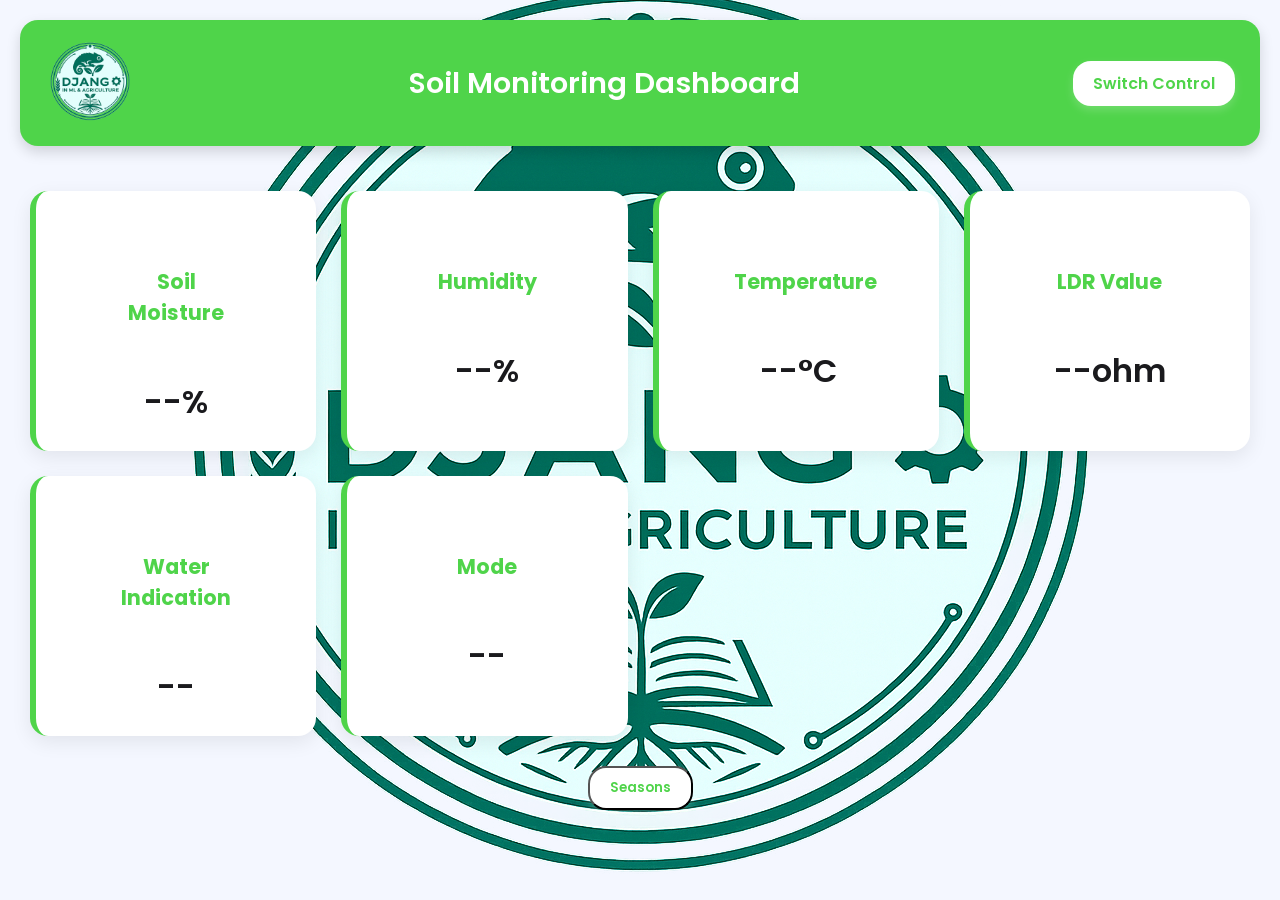
<file: soil-monitoring-app/frontend/index.html>
<!DOCTYPE html>
<html lang="en">
<head>
    <meta charset="UTF-8">
    <title>Soil Monitoring Dashboard</title>
    <link rel="stylesheet" href="./style.css">
</head>
<body class="back">

<header>
    <img src="./images/logo.png" class="logo">
    <h1>Soil Monitoring Dashboard</h1>
    <a href="manual_auto.html" class="btn">Switch Control</a>
</header>

<div class="container">
    <div class="card">
        <h2>Soil Moisture</h2>
        <p id="moistureValue">--%</p>
    </div>
    <div class="card">
        <h2>Humidity</h2>
        <p id="humidityValue">--%</p>
    </div>
    <div class="card">
        <h2>Temperature</h2>
        <p id="temperatureValue">--°C</p>
    </div>
    <div class="card">
        <h2>LDR Value</h2>
        <p id="ldrValue">--ohm</p>
    </div>
    <div class="card">
        <h2>Water Indication</h2>
        <p id="waterStatus">--</p>
    </div>
    <div class="card">
        <h2>Mode</h2>
        <p id="modeStatus">--</p>
    </div>
</div>

<div style="text-align:center; margin-top: 20px;">
    <button class="btn" onclick="toggleSeasons()">Seasons</button>
</div>

<div id="seasonsContainer" class="container" style="display: none; margin-top: 30px;">
    <div>
        <div class="resize">
            <h2>Winter</h2>
            <a href="./seasons/winter.html"><img src="./images/winter.jpg"></a>
        </div>
        <div class="resize">
            <h2>Summer</h2>
            <a href="./seasons/Summer.html"><img src="./images/summer.jpg"></a>
        </div>
        <div class="resize">
            <h2>Rainy</h2>
            <a href="./seasons/Rainy.html"><img src="./images/rainy.jpg"></a>
        </div>
        <div class="resize">
            <h2>Autumn</h2>
            <a href="./seasons/Autumn.html"><img src="./images/autumn.jpg"></a>
        </div>
    </div>
</div>

<script>
function toggleSeasons() {
    const sec = document.getElementById("seasonsContainer");
    sec.style.display = sec.style.display === "none" ? "flex" : "none";
}
</script>

<script src="js/main.js"></script>
</body>
</html>
</file>
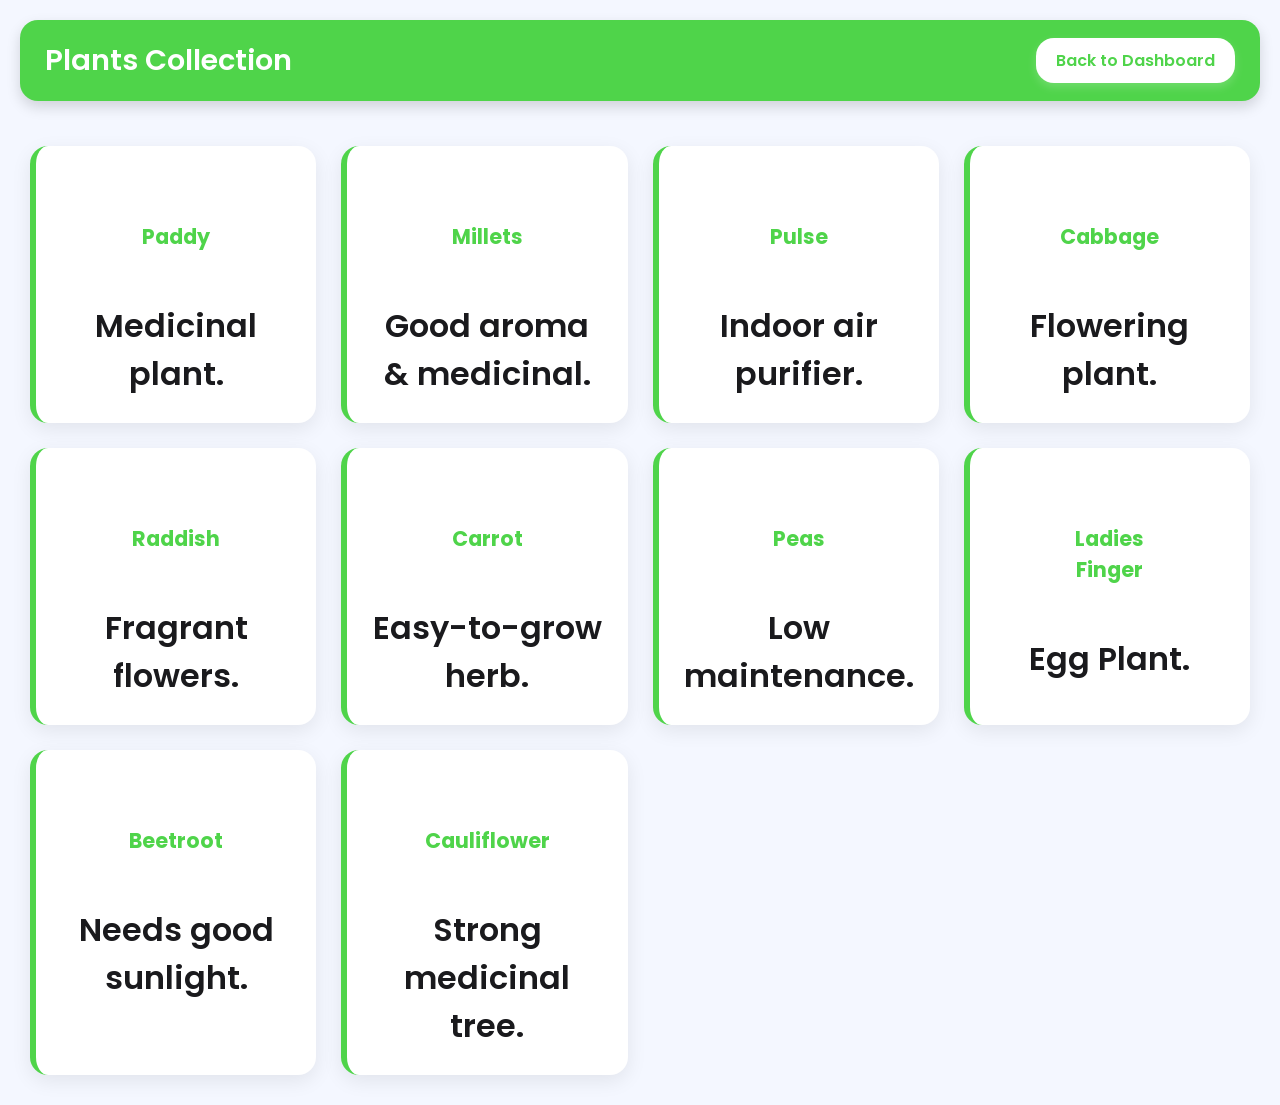
<file: soil-monitoring-app/frontend/seasons/Autumn.html>
<!DOCTYPE html>
<html lang="en">
<head>
    <meta charset="UTF-8">
    <title>Plants List</title>
    <link rel="stylesheet" href="../style.css">
</head>
<body>

    <header>
        <h1>Plants Collection</h1>
        <a href="../index.html" class="btn">Back to Dashboard</a>
    </header>

    <div class="container">

        <!-- 15 Plant Cards -->
        <div class="card"><h2>Paddy</h2><p>Medicinal plant.</p></div>
        <div class="card"><h2>Millets</h2><p>Good aroma & medicinal.</p></div>
        <div class="card"><h2>Pulse</h2><p>Indoor air purifier.</p></div>
        <div class="card"><h2>Cabbage</h2><p>Flowering plant.</p></div>
        <div class="card"><h2>Raddish</h2><p>Fragrant flowers.</p></div>
        <div class="card"><h2>Carrot</h2><p>Easy-to-grow herb.</p></div>
        <div class="card"><h2>Peas</h2><p>Low maintenance.</p></div>
        <div class="card"><h2>Ladies Finger</h2><p>Egg Plant.</p></div>
        <div class="card"><h2>Beetroot</h2><p>Needs good sunlight.</p></div>
        <div class="card"><h2>Cauliflower</h2><p>Strong medicinal tree.</p></div>
        
    </div>

</body>
</html>
</file>
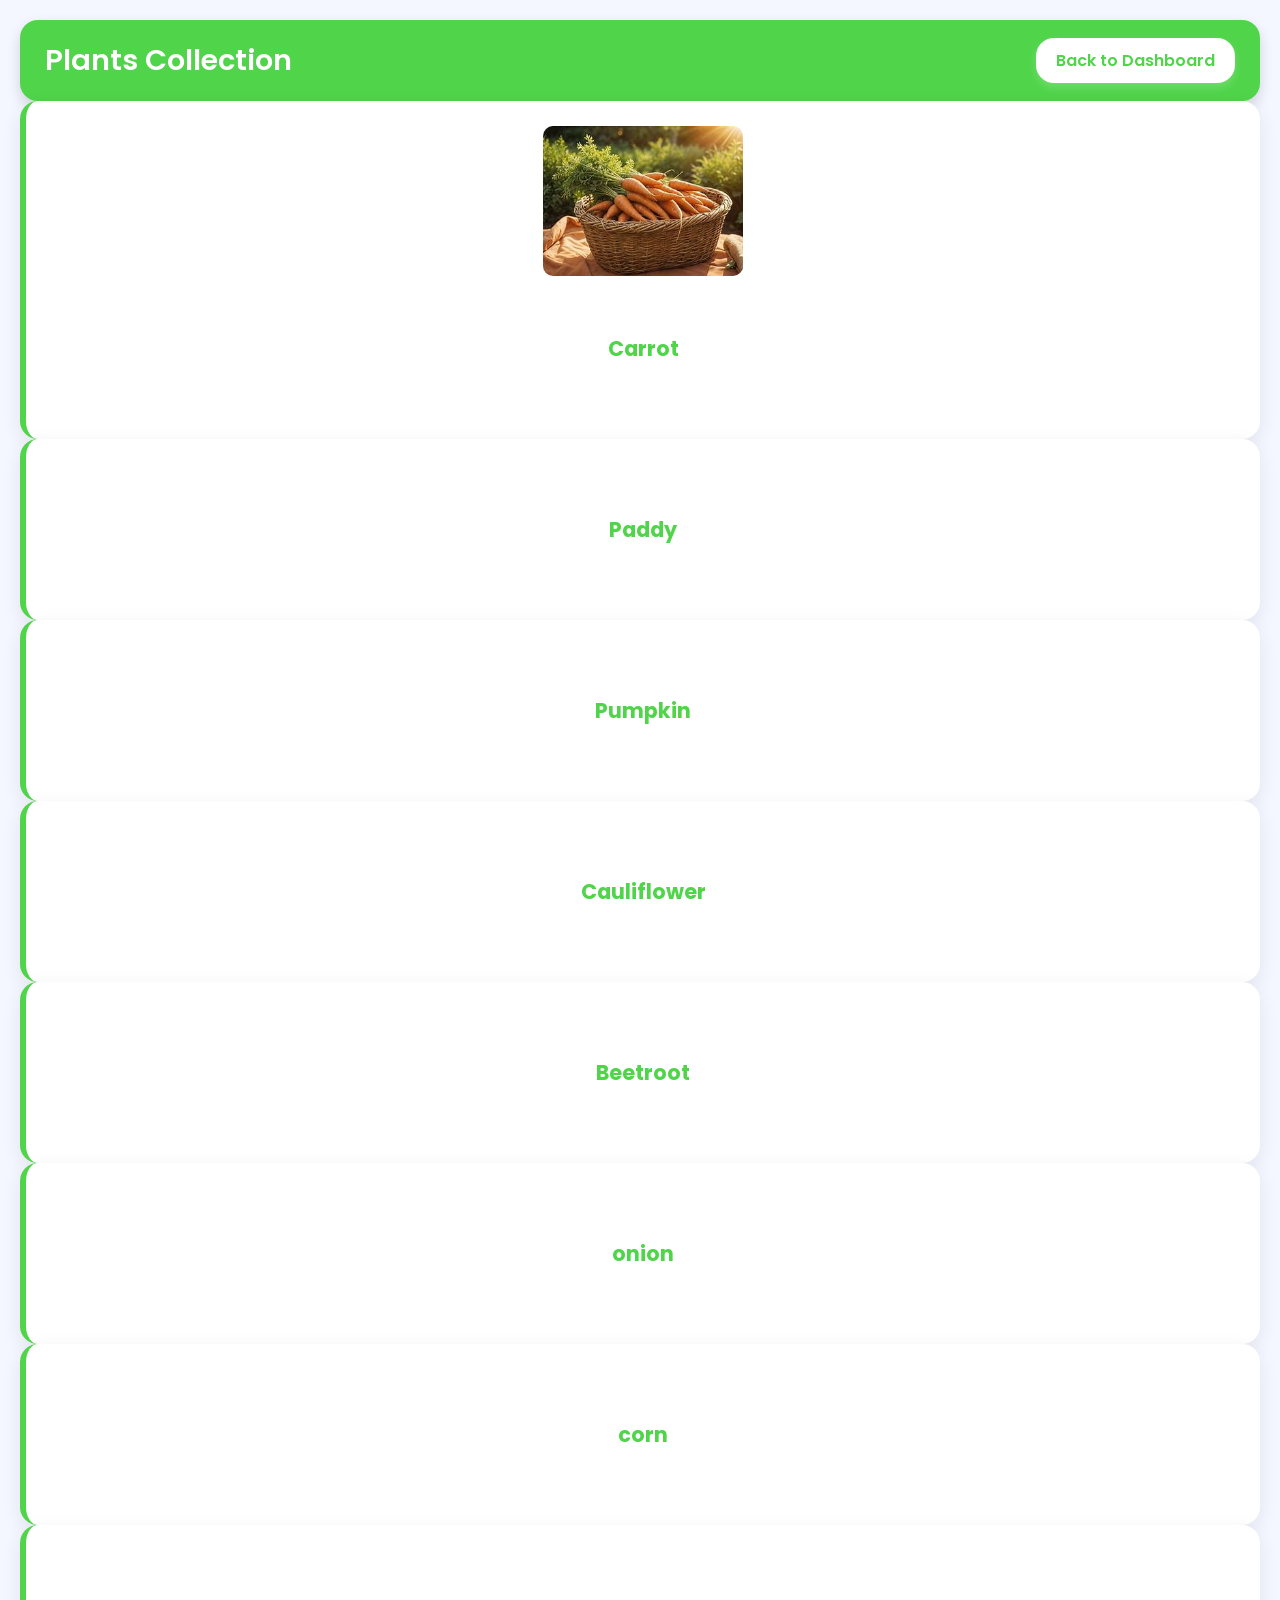
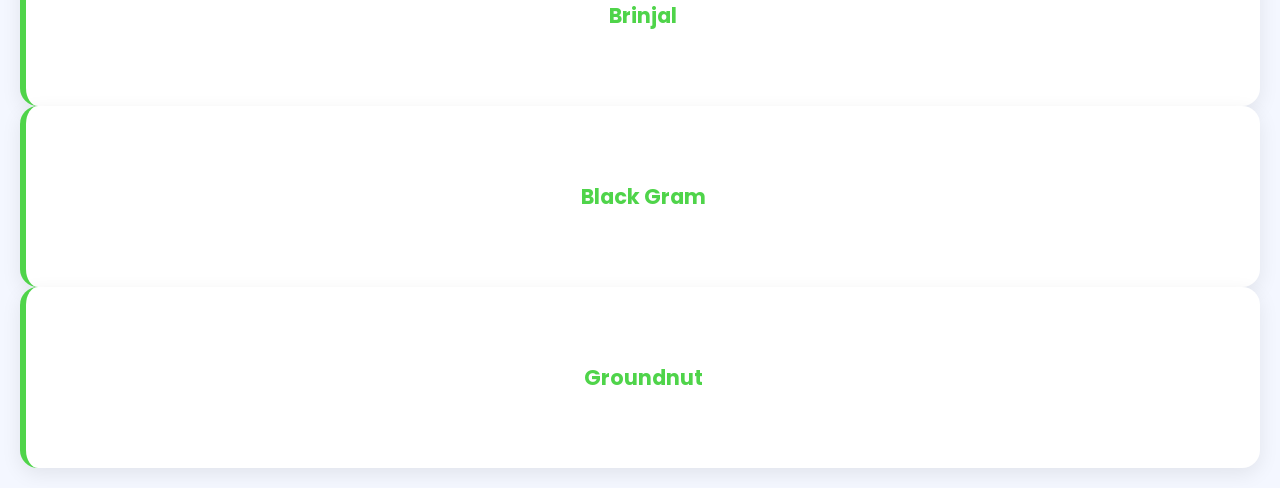
<file: soil-monitoring-app/frontend/seasons/plant.html>
<!DOCTYPE html>
<html lang="en">
<head>
    <meta charset="UTF-8">
    <title>Plants List</title>
    <link rel="stylesheet" href="../style.css">
</head>
<body>

    <header>
        <h1>Plants Collection</h1>
        <a href="../index.html" class="btn">Back to Dashboard</a>
    </header>

    <div class="Plantgrid">

        <!-- 15 Plant Cards -->
        <div class="card">
            <img src="../images/carrot.jpg">
            <h2>Carrot</h2></div>
        <div class="card"><h2>Paddy</h2></div>
        <div class="card"><h2>Pumpkin</h2></div>
        <div class="card"><h2>Cauliflower</h2></div>
        <div class="card"><h2>Beetroot</h2></div>
        <div class="card"><h2>onion</h2></div>
        <div class="card"><h2>corn</h2></div>
        <div class="card"><h2>Brinjal</h2></div>
        <div class="card"><h2>Black Gram</h2></div>
        <div class="card"><h2>Groundnut</h2></div>
        
    </div>

</body>
</html>
</file>
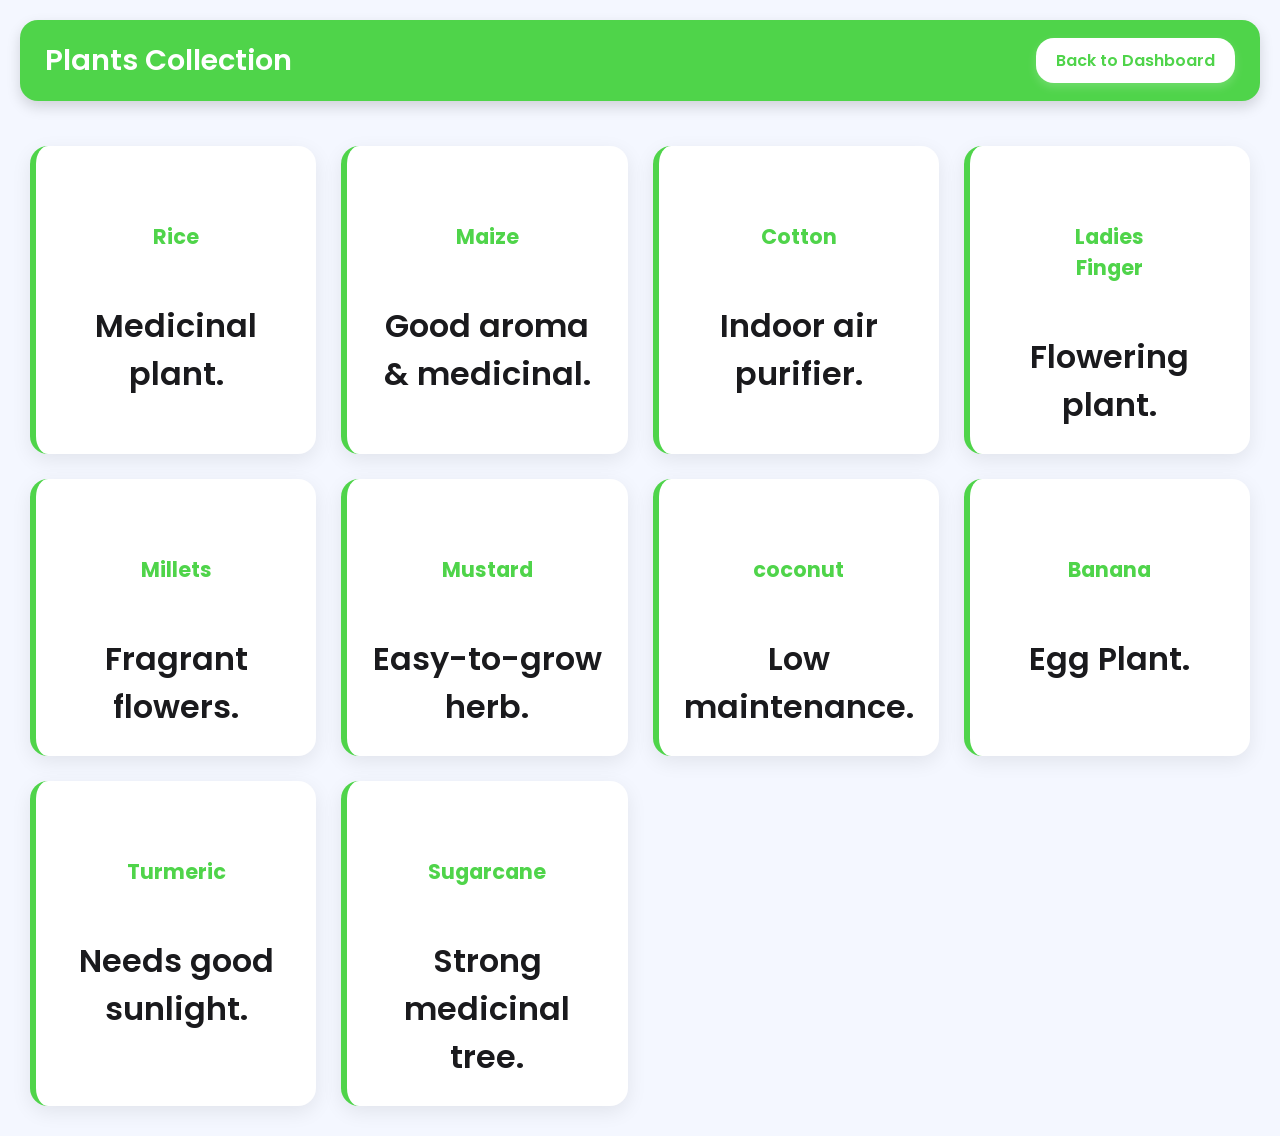
<file: soil-monitoring-app/frontend/seasons/Rainy.html>
<!DOCTYPE html>
<html lang="en">
<head>
    <meta charset="UTF-8">
    <title>Plants List</title>
    <link rel="stylesheet" href="../style.css">
</head>
<body>

    <header>
        <h1>Plants Collection</h1>
        <a href="../index.html" class="btn">Back to Dashboard</a>
    </header>

    <div class="container">

        <!-- 15 Plant Cards -->
        <div class="card"><h2>Rice</h2><p>Medicinal plant.</p></div>
        <div class="card"><h2>Maize</h2><p>Good aroma & medicinal.</p></div>
        <div class="card"><h2>Cotton</h2><p>Indoor air purifier.</p></div>
        <div class="card"><h2>Ladies Finger</h2><p>Flowering plant.</p></div>
        <div class="card"><h2>Millets</h2><p>Fragrant flowers.</p></div>
        <div class="card"><h2>Mustard</h2><p>Easy-to-grow herb.</p></div>
        <div class="card"><h2>coconut</h2><p>Low maintenance.</p></div>
        <div class="card"><h2>Banana</h2><p>Egg Plant.</p></div>
        <div class="card"><h2>Turmeric</h2><p>Needs good sunlight.</p></div>
        <div class="card"><h2>Sugarcane</h2><p>Strong medicinal tree.</p></div>
        
    </div>

</body>
</html>
</file>
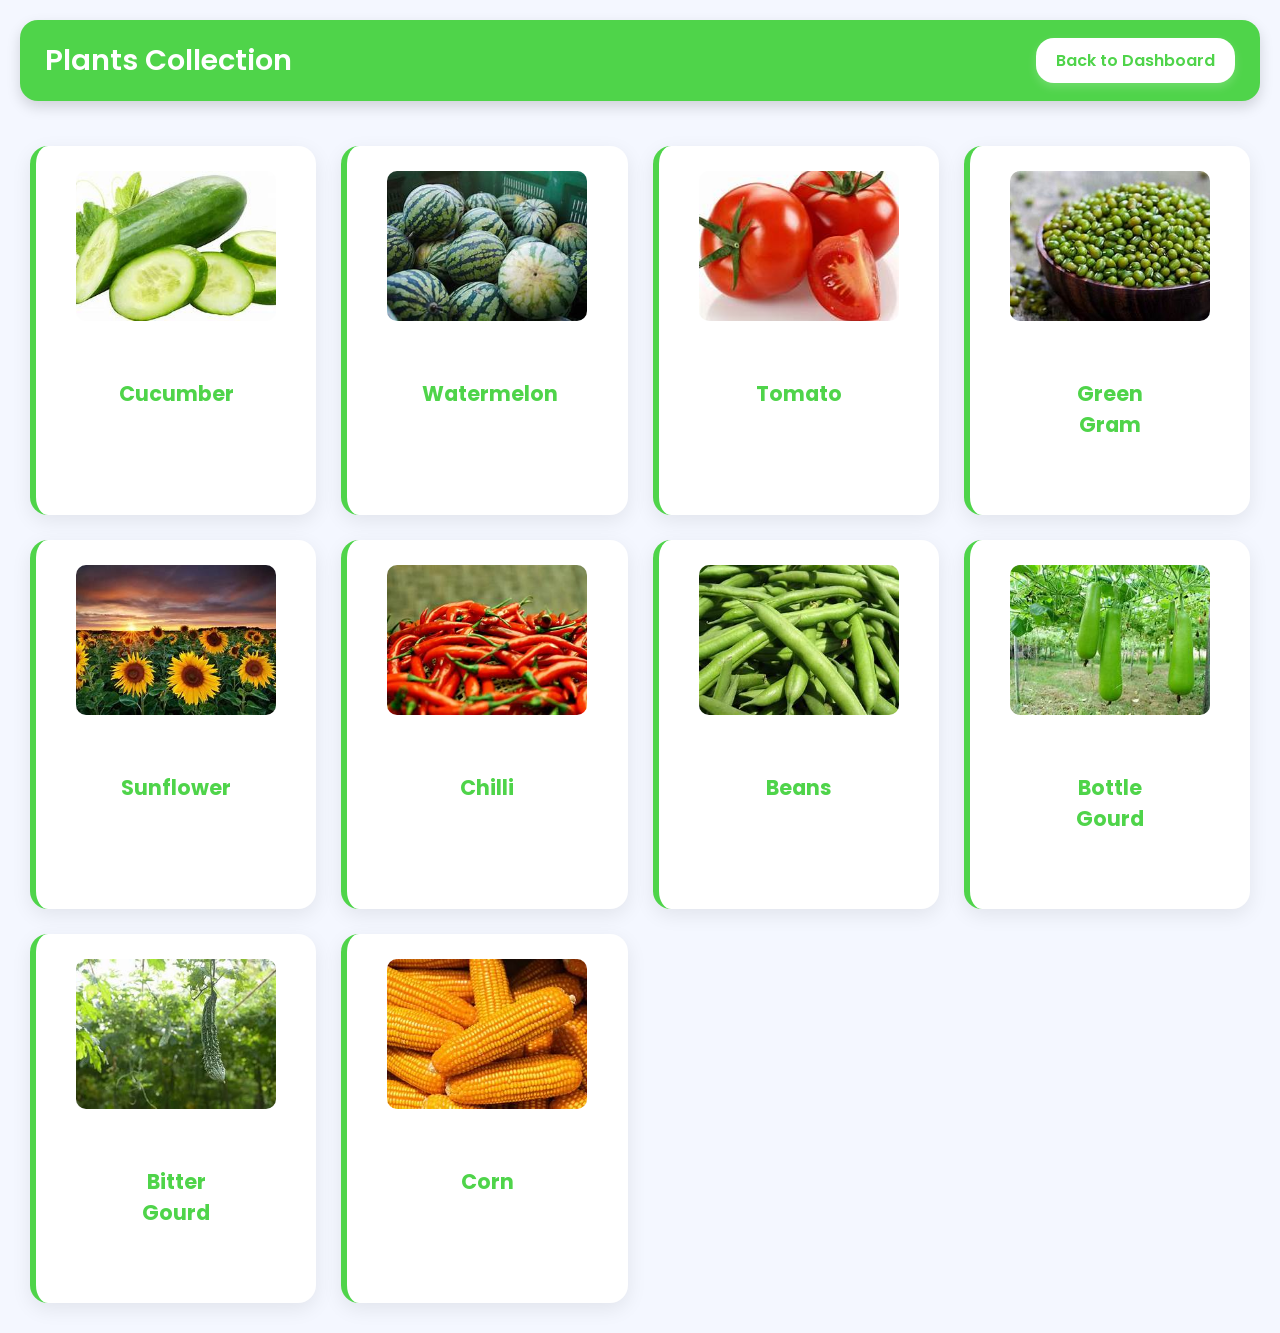
<file: soil-monitoring-app/frontend/seasons/Summer.html>
<!DOCTYPE html>
<html lang="en">
<head>
    <meta charset="UTF-8">
    <title>Plants List</title>
    <link rel="stylesheet" href="../style.css">
</head>
<body>

    <header>
        <h1>Plants Collection</h1>
        <a href="../index.html" class="btn">Back to Dashboard</a>
    </header>

    <div class="container">

        <!-- 10 Plant Cards (Updated to show GOOD CONDITION info) -->
        <div class="card" 
            onclick="openPopup('Cucumber', conditionText)">
            <img src="../images/cucumber.jpg">
            <h2>Cucumber</h2>
        </div>

        <div class="card" 
            onclick="openPopup('Watermelon', conditionText)">
            <img src="../images/watermelon.jpg">
            <h2>Watermelon</h2>
        </div>

        <div class="card" 
            onclick="openPopup('Tomato', conditionText)">
            <img src="../images/tomato3.jpg">
            <h2>Tomato</h2>
        </div>

        <div class="card" 
            onclick="openPopup('Green Gram', conditionText)">
            <img src="../images/greengram.jpg">
            <h2>Green Gram</h2>
        </div>

        <div class="card" 
            onclick="openPopup('Sunflower', conditionText)">
            <img src="../images/sunflower.jpg">
            <h2>Sunflower</h2>
        </div>

        <div class="card" 
            onclick="openPopup('Chilli', conditionText)">
            <img src="../images/chilli.jpg">
            <h2>Chilli</h2>
        </div>

        <div class="card" 
            onclick="openPopup('Beans', conditionText)">
            <img src="../images/beans.jpg">
            <h2>Beans</h2>
        </div>

        <div class="card" 
            onclick="openPopup('Bottle Gourd', conditionText)">
            <img src="../images/bottleguard.jpg">
            <h2>Bottle Gourd</h2>
        </div>

        <div class="card" 
            onclick="openPopup('Bitter Gourd', conditionText)">
            <img src="../images/bitterguard.jpg">
            <h2>Bitter Gourd</h2>
        </div>

        <div class="card" 
            onclick="openPopup('Corn', conditionText)">
            <img src="../images/corn.jpg">
            <h2>Corn</h2>
        </div>
        
    </div>

    <!-- Popup Window -->
    <div id="popupOverlay" class="popup-overlay">
        <div class="popup-box">
            <h2 id="popupTitle"></h2>
            <p id="popupDescription"></p>

            <button class="close-btn" onclick="closePopup()">Close</button>
        </div>
    </div>

<script>

    // Good range info for every plant (reused for all)
    const conditionText = 
    "🌿 <b>Ideal Growing Conditions:</b><br><br>" +
    "<b>Humidity:</b> 40% – 60%<br>" +
    "<b>Temperature:</b> 18°C – 30°C<br>" +
    "<b>Soil Moisture:</b> 500 – 800 (sensor value)<br>" +
    "<b>LDR (Light):</b> 200 – 600 (good light)<br>";

    function openPopup(title, description) {
        document.getElementById("popupTitle").innerHTML = title;
        document.getElementById("popupDescription").innerHTML = description;
        document.getElementById("popupOverlay").style.display = "flex";
    }

    function closePopup() {
        document.getElementById("popupOverlay").style.display = "none";
    }

</script>

</body>
</html>
</file>
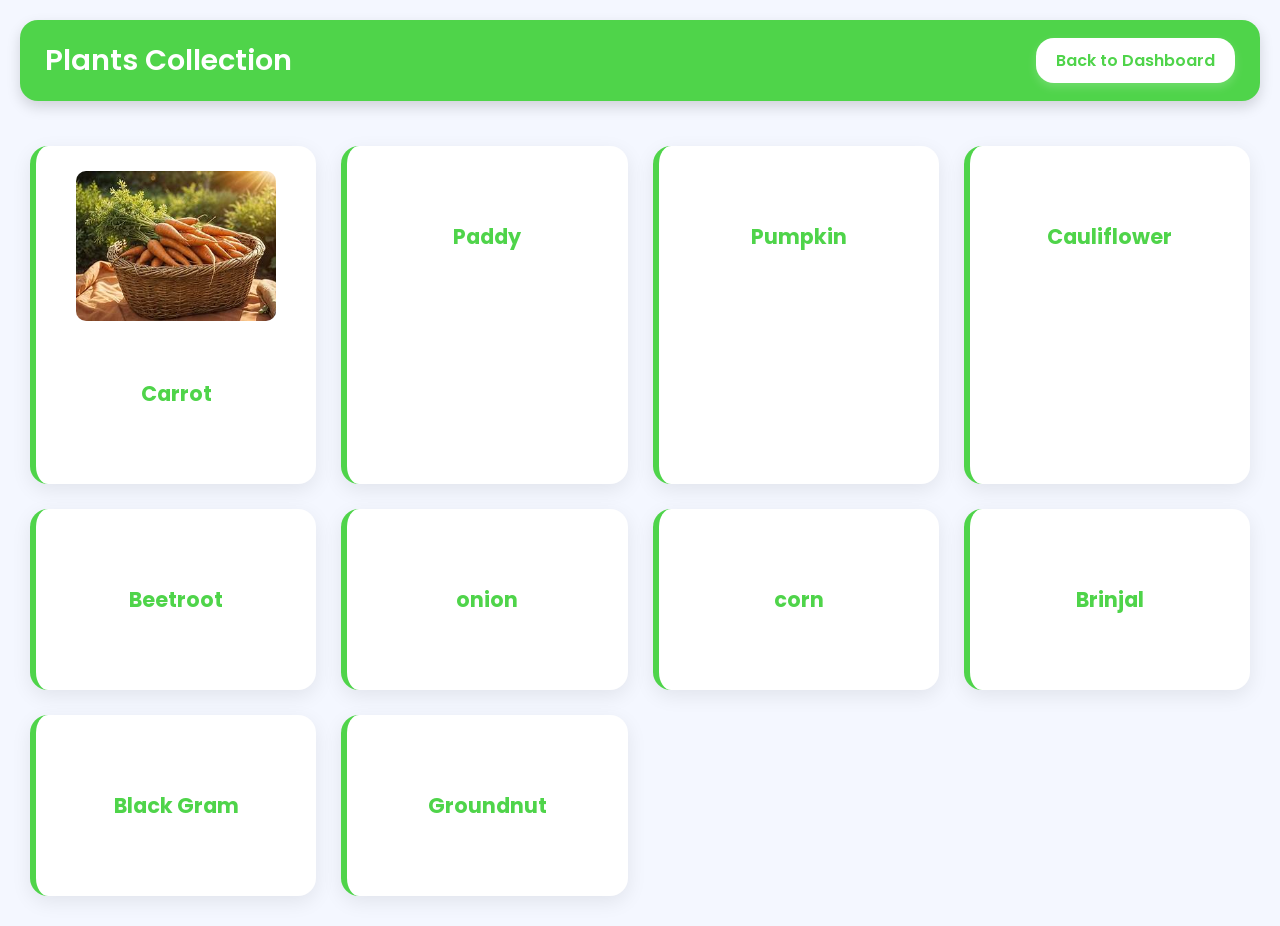
<file: soil-monitoring-app/frontend/seasons/winter.html>
<!DOCTYPE html>
<html lang="en">
<head>
    <meta charset="UTF-8">
    <title>Plants List</title>
    <link rel="stylesheet" href="../style.css">
</head>
<body>

    <header>
        <h1>Plants Collection</h1>
        <a href="../index.html" class="btn">Back to Dashboard</a>
    </header>

    <div class="container">

        <!-- 15 Plant Cards -->
        <div class="card">
            <img src="../images/carrot.jpg">
            <h2>Carrot</h2></div>
        <div class="card"><h2>Paddy</h2></div>
        <div class="card"><h2>Pumpkin</h2></div>
        <div class="card"><h2>Cauliflower</h2></div>
        <div class="card"><h2>Beetroot</h2></div>
        <div class="card"><h2>onion</h2></div>
        <div class="card"><h2>corn</h2></div>
        <div class="card"><h2>Brinjal</h2></div>
        <div class="card"><h2>Black Gram</h2></div>
        <div class="card"><h2>Groundnut</h2></div>
        
    </div>

</body>
</html>
</file>
<file: soil-monitoring-app/frontend/style.css>
/* ------------------------------
   Global Styles
--------------------------------*/
@import url('https://fonts.googleapis.com/css2?family=Poppins:wght@300;400;500;600&display=swap');

:root {
    --bg: #f4f7ff;
    --card-bg: #ffffff;
    --primary: #4fd44a;
    --primary-dark: #30d60f;
    --text-dark: #1a1a1d;
    --text-light: #6b7280;
    --shadow: rgba(0, 0, 0, 0.08);
    --radius: 18px;
}

* {
    margin: 0;
    padding: 0;
    box-sizing: border-box;
    font-family: "Poppins", sans-serif;
}

body {
    background: var(--bg);
    padding: 20px;
    color: var(--text-dark);
}

/* ------------------------------
   Header
--------------------------------*/
header {
    display: flex;
    justify-content: space-between;
    align-items: center;
    padding: 18px 25px;
    background: var(--primary);
    color: #fff;
    border-radius: var(--radius);
    box-shadow: 0 6px 14px rgba(0, 0, 0, 0.15);
}

header h1 {
    font-size: 1.8rem;
    font-weight: 600;
}

.btn {
    padding: 10px 20px;
    background: #fff;
    color: var(--primary);
    border-radius: var(--radius);
    text-decoration: none;
    font-weight: 600;
    transition: 0.3s ease;
    box-shadow: 0 4px 10px rgba(255, 255, 255, 0.2);
}

.btn:hover {
    background: var(--primary-dark);
    color: #fff;
}

/* ------------------------------
   Cards Grid
--------------------------------*/
.container {
    margin-top: 35px;
    display: grid;
    grid-template-columns: repeat(auto-fit, minmax(250px, 1fr));
    gap: 25px;
    padding: 10px;
}

/* ------------------------------
   Card Style
--------------------------------*/
.card {
    background: var(--card-bg);
    padding: 25px;
    border-radius: var(--radius);
    text-align: center;
    box-shadow: 0 6px 20px var(--shadow);
    border-left: 6px solid var(--primary);
    transition: transform 0.25s ease, box-shadow 0.25s ease;
}

.card h2 {
    font-size: 1.3rem;
    color: var(--primary);
    padding: 50px;
}

.card p {
    font-size: 2rem;
    font-weight: 600;
    color: var(--text-dark);
}

/* Hover Effects */
.card:hover {
    transform: translateY(-6px);
    box-shadow: 0 12px 30px rgba(0, 0, 0, 0.12);
}

/* Mobile Styles */
@media (max-width: 600px) {
    header h1 {
        font-size: 1.4rem;
    }

    .btn {
        padding: 8px 16px;
    }

    .card p {
        font-size: 1.8rem;
    }
}

.card1 {
    display: grid;
    grid-template-columns: repeat(5, 1fr);   /* 5 columns per row */
    gap: 20px;
    width: 90%;
    margin: 30px auto;
    background: #ffffff;
    padding: 20px;
    border-radius: 10px;
    text-align: center;
    box-shadow: 0 0 10px rgba(0,0,0,0.1);
}
/* GRID LAYOUT FOR PLANTS PAGE */

.card img {
    width: 200px;
    height: 150px;
    object-fit: cover;   /* crop but fill the area */
    border-radius: 10px; /* optional */
}

/* ---- Popup Overlay ---- */
.popup-overlay {
    display: none;
    position: fixed;
    top: 0; 
    left: 0;
    width: 100%; 
    height: 100%;
    background: rgba(0,0,0,0.5);
    justify-content: center;
    align-items: center;
    z-index: 1000;
}

/* ---- Popup Box ---- */
.popup-box {
    background: white;
    padding: 25px;
    width: 350px;
    border-radius: 12px;
    text-align: center;
    box-shadow: 0 0 15px rgba(0,0,0,0.3);
    animation: popupShow 0.3s ease;
}

/* Smooth popup animation */
@keyframes popupShow {
    from { transform: scale(0.7); opacity: 0; }
    to { transform: scale(1); opacity: 1; }
}

/* Close Button */
.close-btn {
    background: #214b8c;
    color: white;
    border: none;
    padding: 10px 20px;
    margin-top: 15px;
    border-radius: 6px;
    cursor: pointer;
    transition: 0.2s;
}

.close-btn:hover {
    background: #163a6e;
}
/* General container for wrapping components */
#seasonsContainer > div {
    display: flex;
    flex-direction: row;    /* horizontal layout */
    flex-wrap: wrap;        /* wrap on small screens */
    gap: 25px;              /* space between cards */
    justify-content: center;
}

/* Card box styling */
.resize {
    background: var(--card-bg);
    padding: 25px;
    border-radius: var(--radius);
    text-align: center;
    box-shadow: 0 6px 20px var(--shadow);
    border-left: 6px solid var(--primary);
    transition: transform 0.25s ease, box-shadow 0.25s ease;
}
.logo {
    width: 90px;
    height: 90px;
}
.back{
    background-image: url("./images/logo.png");
    background-repeat: no-repeat;
    background-position: center;
    /* margin-top: 20px; */
    height: 100vh;
}
</file>
